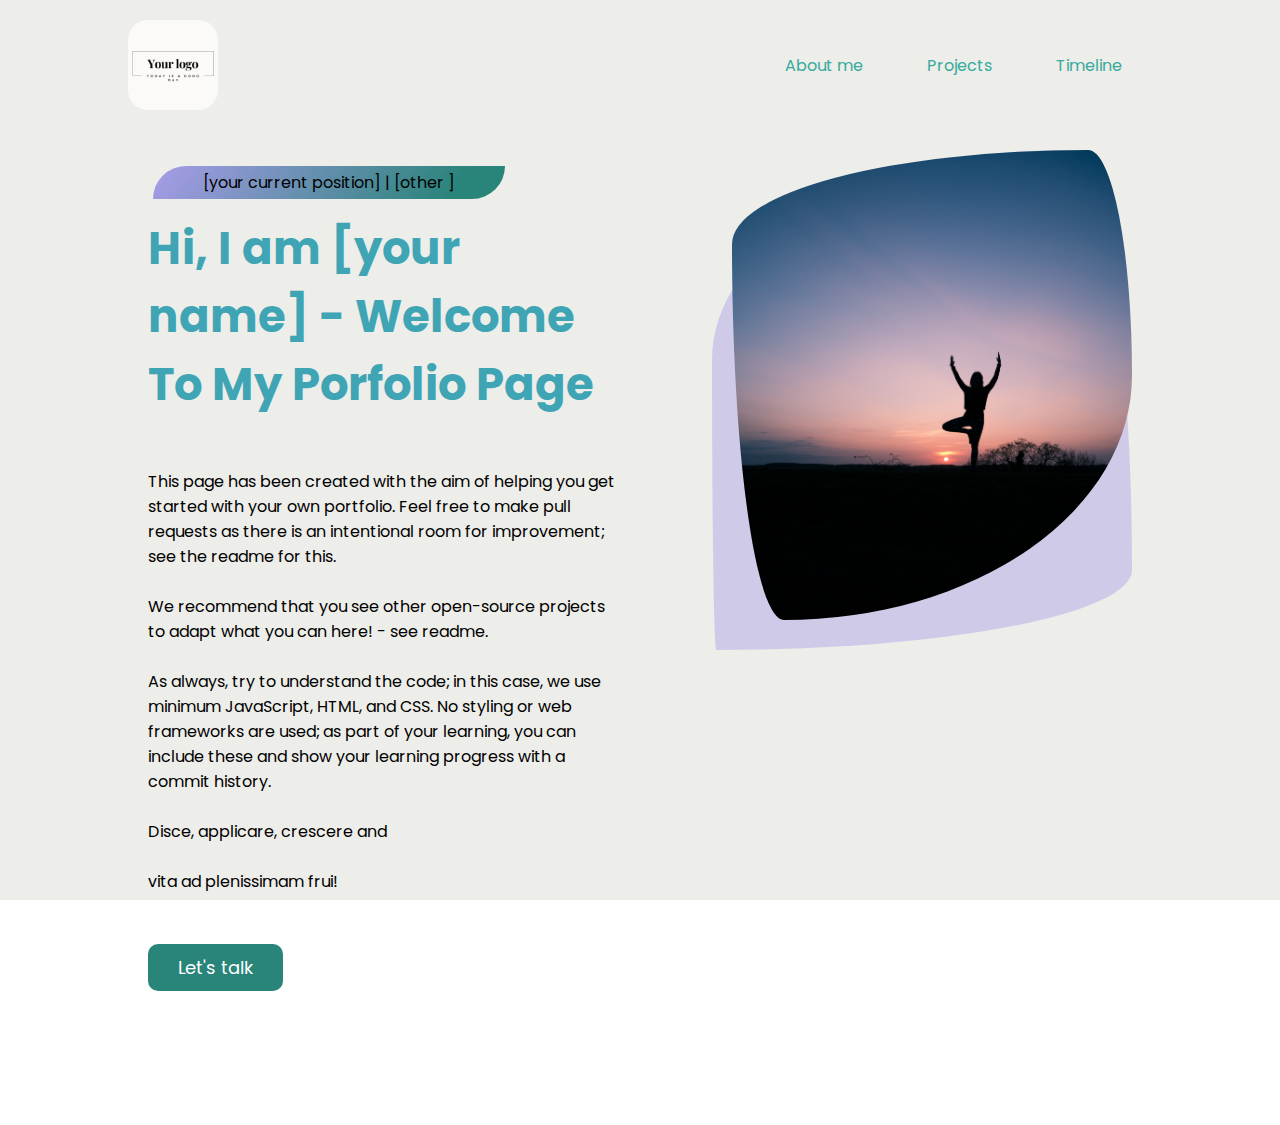
<file: index.html>
<!DOCTYPE html>
<html lang="en">
  <head>
    <meta charset="UTF-8" />
    <meta name="viewport" content="width=device-width, initial-scale=1.0" />
    <title>Patricia's porfolio</title>
    <!-- Icon library -->
    <link
      rel="stylesheet"
      href="https://cdnjs.cloudflare.com/ajax/libs/font-awesome/6.4.2/css/all.min.css"
      integrity="sha512-z3gLpd7yknf1YoNbCzqRKc4qyor8gaKU1qmn+CShxbuBusANI9QpRohGBreCFkKxLhei6S9CQXFEbbKuqLg0DA=="
      crossorigin="anonymous"
      referrerpolicy="no-referrer"
    />
    <!-- Styling for this page -->
    <link rel="stylesheet" href="indexStyle.css" />
  </head>
  <body>
    <div class="landing-page">
      <nav>
        <img src="images/Your logo.png" alt="A personalised logo image" />
        <ul>
            <!-- Change these according to what you will like to have -->
          <li><a href="#">About me</a></li>
          <li><a href="projects.html">Projects</a></li>
          <li><a href="timeline.html">Timeline</a></li>
        </ul>
      </nav>

      <div class="about-me">
        <div class="text-box">
          <span>[your current position] | [other ]</span>
          <h1>Hi, I am [your name] - Welcome To My Porfolio Page</h1>
          <p>
            This page has been created with the aim of helping you get started with your own portfolio. Feel free to make pull
            requests as there is an intentional room for improvement; see the readme for this.
            
            <br><br>
            We recommend that you see other open-source projects to adapt what you can here! - see readme.
            
            <br><br>
            As always, try to understand the code; in this case, we use minimum JavaScript, HTML, and CSS. No styling or web
            frameworks are used; as part of your learning, you can include these and show your learning progress with a commit
            history.

          </p>

          <br />
          <p>
            Disce, applicare, crescere and
            <br> <br>
            vita ad plenissimam frui!
          </p>
          <!-- Here you can add a link to a contact page details or provide a direct way of contact such as email -->
          <a href="#">Let's talk</a>
        </div>

        <div class="image-user-box">
          <img src="images/carl-newton-iX7WedkjpUY-unsplash.jpg" />
        </div>
      </div>

      <div class="socials">
        <!-- Add your personal website link here. Add or remove your prefered icons-->
        <a href="https://www.google.com/"><i class="fa-brands fa-linkedin-in fa-lg"></i></i></a>
        <a href="https://www.google.com/"> <i class="fa-brands fa-discord fa-lg"></i> </a>
        <a href="https://www.google.com/"> <i class="fa-brands fa-dev fa-lg"></i> </a>
        <a href="https://www.google.com/"> <i class="fa-brands fa-github"></i> </a>
      </div>
    </div>
  </body>
</html>
</file>
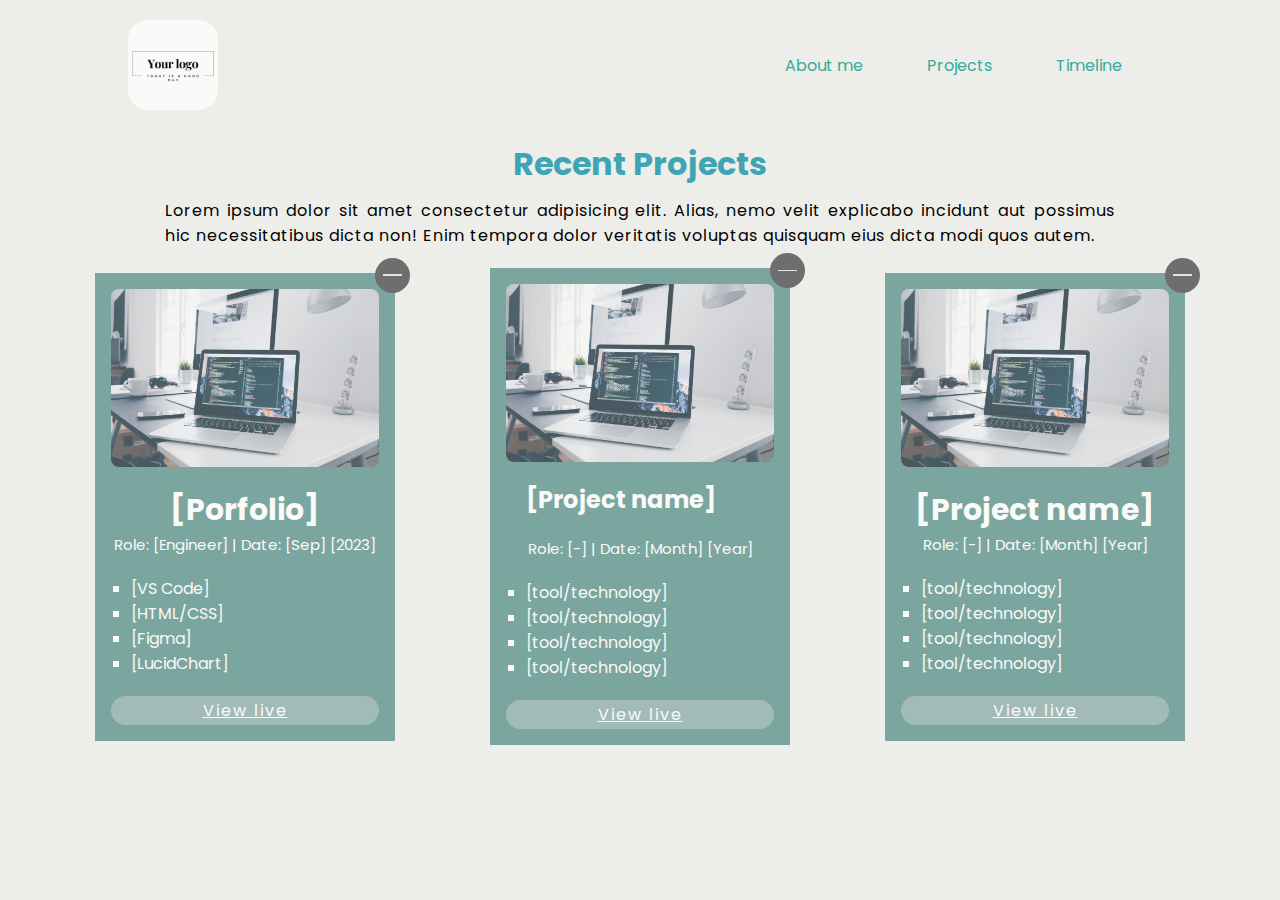
<file: projects.html>
<!DOCTYPE html>
<html lang="en">

<head>
    <meta charset="UTF-8">
    <meta name="viewport" content="width=device-width, initial-scale=1.0">
    <title>Document</title>
    <link rel="stylesheet" href="projects.css">
</head>

<body>

    <div class="nav-section">
        <nav>
            <img src="images/Your logo.png" alt="A personalised logo image" />
            <ul>
                <li><a href="index.html">About me</a></li>
                <li><a href="projects.html">Projects</a></li>
                <li><a href="timeline.html">Timeline</a></li>
            </ul>
        </nav>
    </div>


    <section class="projects-section">
        <h1 class="section-title">Recent Projects</h1>
        <p class="section-description">Lorem ipsum dolor sit amet consectetur adipisicing elit.
            Alias, nemo velit explicabo incidunt aut possimus hic necessitatibus dicta non!
            Enim tempora dolor veritatis voluptas quisquam eius dicta modi quos autem.
        </p>
        <div class="projects-wrapping">
            <!-- Project 1 - add or remove projects as you need  -->
            <div class="project">
                <img src="images/christopher-gower-m_HRfLhgABo-unsplash.jpg" alt="" class="project-img" />
                <h2 class="project-name"> [Porfolio]</h2>
                <span>Role: [Engineer] | Date: [Sep] [2023]</span>
                <ul class="project-tech">
                    <li>[VS Code]</li>
                    <li>[HTML/CSS]</li>
                    <li>[Figma]</li>
                    <li>[LucidChart]</li>

                </ul>
                <a href="#" class="projects-btn">View live</a>
                <div class="description-btn" title="Description">
                    <div class="description-btn-line"></div>
                </div>
                <div class="description">
                    <h4 class="description-heading">[Project title] <summary></summary>
                    </h4>
                    <p class="description-paragraph">
                        Lorem ipsum dolor sit amet, consectetur adipisicing elit.
                        Tempore nam odio sit incidunt. Aut exercitationem odio quam
                        ducimus illum suscipit dolores dolor autem quae neque quas
                        eligendi, veniam, optio accusantium.
                    </p>
                </div>
            </div>

            <!-- Project 2 -->
            <div class="project">
                <img src="images/christopher-gower-m_HRfLhgABo-unsplash.jpg" alt="" class="project-img" />
                <h2 class="project-tech"> [Project name]</h2>
                <span>Role: [-] | Date: [Month] [Year]</span>
                <ul class="project-tech">
                    <li>[tool/technology]</li>
                    <li>[tool/technology]</li>
                    <li>[tool/technology]</li>
                    <li>[tool/technology]</li>
                </ul>
                <a href="#" class="projects-btn">View live</a>
                <div class="description-btn" title="Description">
                    <div class="description-btn-line"></div>
                </div>
                <div class="description">
                    <h4 class="description-heading">[Project title] <summary></summary>
                    </h4>
                    <p class="description-paragraph">
                        Lorem ipsum dolor sit amet, consectetur adipisicing elit.
                        Tempore nam odio sit incidunt. Aut exercitationem odio quam
                        ducimus illum suscipit dolores dolor autem quae neque quas
                        eligendi, veniam, optio accusantium.
                    </p>
                </div>
            </div>

            <!-- Project 3 -->

            <div class="project">
                <img src="images/christopher-gower-m_HRfLhgABo-unsplash.jpg" alt="" class="project-img" />
                <h2 class="project-name"> [Project name]</h2>
                <span>Role: [-] | Date: [Month] [Year]</span>


                <ul class="project-tech">
                    <li>[tool/technology]</li>
                    <li>[tool/technology]</li>
                    <li>[tool/technology]</li>
                    <li>[tool/technology]</li>
                </ul>
                <a href="#" class="projects-btn">View live</a>
                <div class="description-btn" title="Description">
                    <div class="description-btn-line"></div>
                </div>
                <div class="description">
                    <h4 class="description-heading">[Project title] <summary></summary>
                    </h4>
                    <p class="description-paragraph">
                        Lorem ipsum dolor sit amet, consectetur adipisicing elit.
                        Tempore nam odio sit incidunt. Aut exercitationem odio quam
                        ducimus illum suscipit dolores dolor autem quae neque quas
                        eligendi, veniam, optio accusantium.
                    </p>
                </div>
            </div>
        </div>
    </section>
    <script src="app.js"></script>

</body>

</html>
</file>
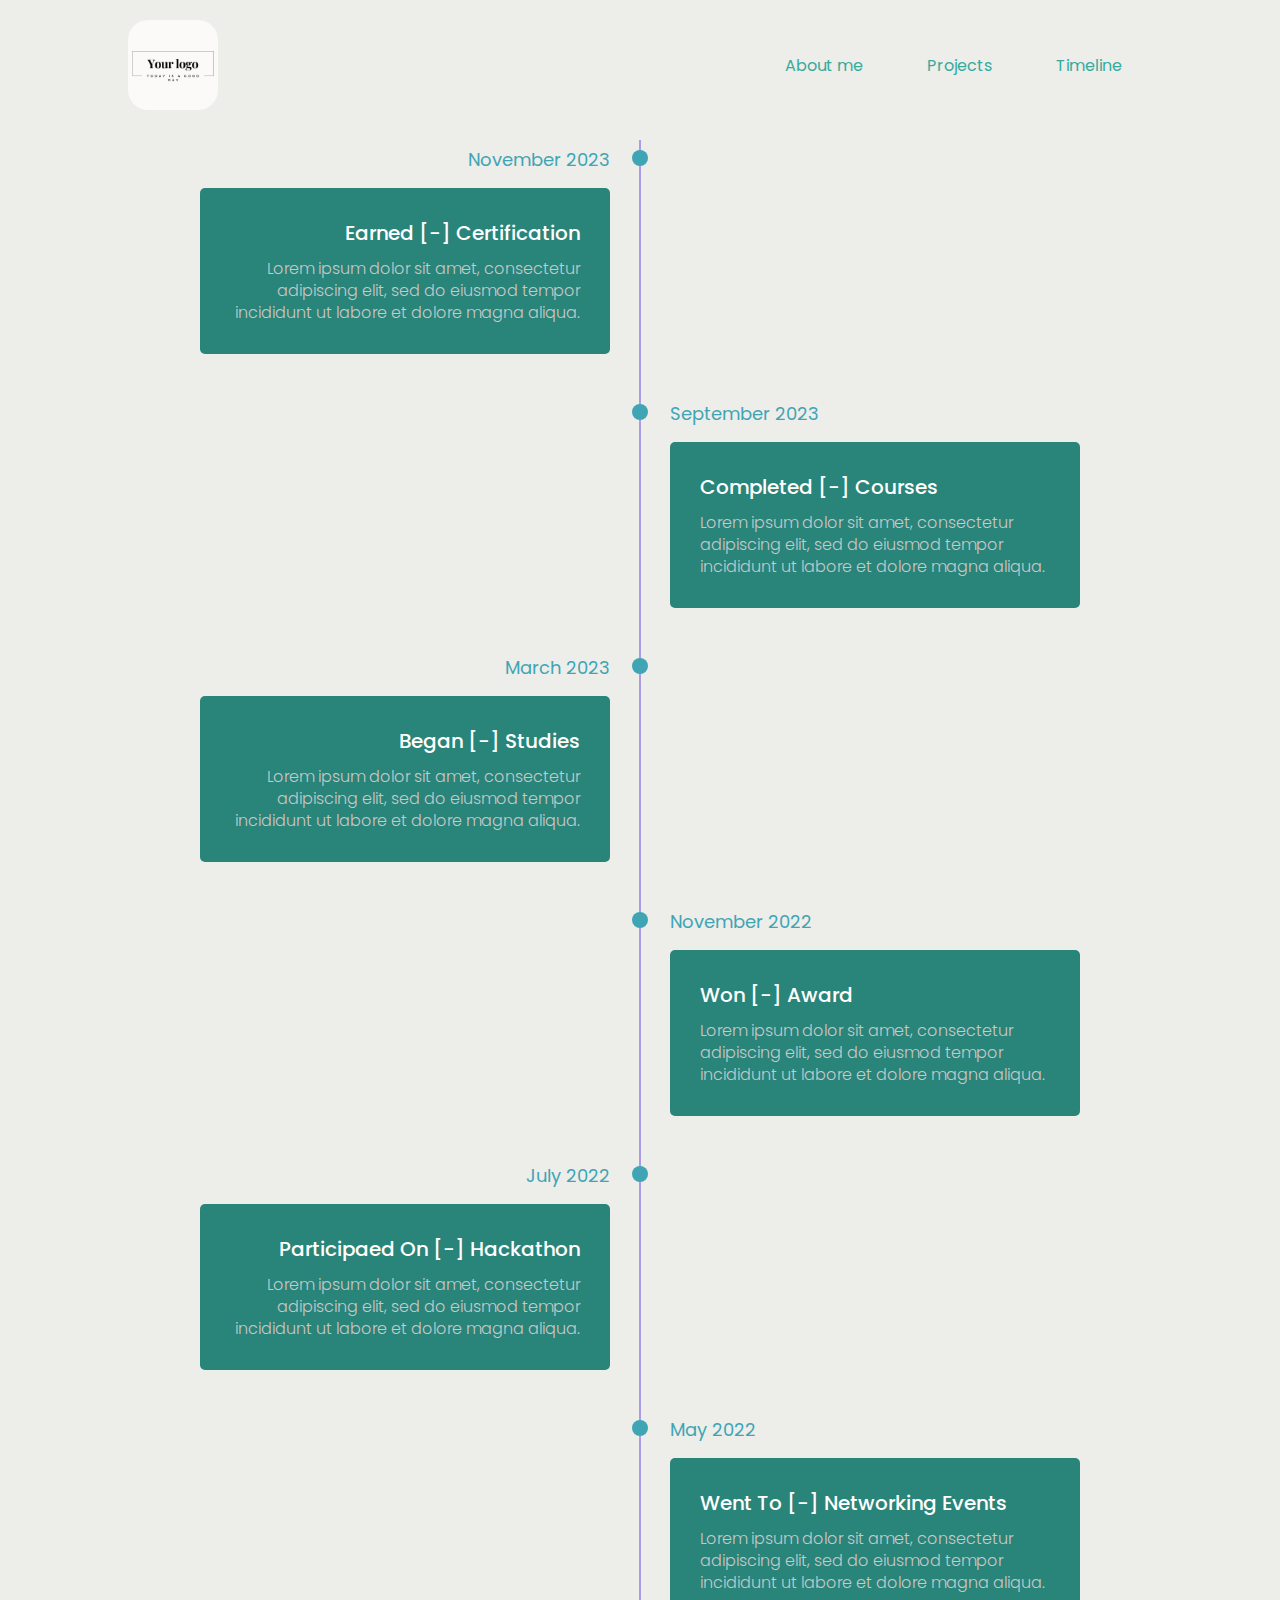
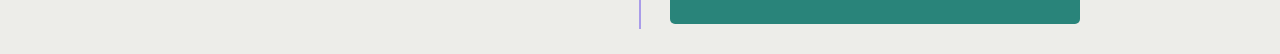
<file: timeline.html>
<!DOCTYPE html>
<html lang="en">

<head>
	<title> Vertical Timeline </title>
	<meta charset="utf-8">
	<meta name="viewport" content="width=device-width, initial-scale=1">
	<link rel="stylesheet" type="text/css" href="timeline.css">
</head>

<body>
	<div class="nav-section">
		<nav>
			<img src="images/Your logo.png" alt="A personalised logo image" />
			<ul>
				<li><a href="index.html">About me</a></li>
				<li><a href="projects.html">Projects</a></li>
				<li><a href="timeline.html">Timeline</a></li>
			</ul>
		</nav>
	</div>

	<section class="timeline-section">
		<div class="timeline-items">
			<!-- Add or remove each timeline item to suit your path -->
			<div class="timeline-item">
				<div class="timeline-dot"></div>
				<div class="timeline-date">November 2023</div>
				<div class="timeline-content">
					<h3>Earned [-] certification</h3>
					<p>Lorem ipsum dolor sit amet, consectetur adipiscing elit, sed do eiusmod tempor incididunt ut
						labore et dolore magna aliqua. </p>
				</div>
			</div>
			<div class="timeline-item">
				<div class="timeline-dot"></div>
				<div class="timeline-date">September 2023</div>
				<div class="timeline-content">
					<h3>Completed [-] courses </h3>
					<p>Lorem ipsum dolor sit amet, consectetur adipiscing elit, sed do eiusmod tempor incididunt ut
						labore et dolore magna aliqua. </p>
				</div>
			</div>
			<div class="timeline-item">
				<div class="timeline-dot"></div>
				<div class="timeline-date">March 2023</div>
				<div class="timeline-content">
					<h3>Began [-] Studies</h3>
					<p>Lorem ipsum dolor sit amet, consectetur adipiscing elit, sed do eiusmod tempor incididunt ut
						labore et dolore magna aliqua. </p>
				</div>
			</div>
			<div class="timeline-item">
				<div class="timeline-dot"></div>
				<div class="timeline-date">November 2022</div>
				<div class="timeline-content">
					<h3>Won [-] Award</h3>
					<p>Lorem ipsum dolor sit amet, consectetur adipiscing elit, sed do eiusmod tempor incididunt ut
						labore et dolore magna aliqua. </p>
				</div>
			</div>
			<div class="timeline-item">
				<div class="timeline-dot"></div>
				<div class="timeline-date">July 2022</div>
				<div class="timeline-content">
					<h3>Participaed on [-] hackathon</h3>
					<p>Lorem ipsum dolor sit amet, consectetur adipiscing elit, sed do eiusmod tempor incididunt ut
						labore et dolore magna aliqua. </p>
				</div>
			</div>
			<div class="timeline-item">
				<div class="timeline-dot"></div>
				<div class="timeline-date">May 2022</div>
				<div class="timeline-content">
					<h3>Went to [-] networking events</h3>
					<p>Lorem ipsum dolor sit amet, consectetur adipiscing elit, sed do eiusmod tempor incididunt ut
						labore et dolore magna aliqua. </p>
				</div>
			</div>
		</div>
	</section>

</body>

</html>
</file>
<file: indexStyle.css>
@import url('https://fonts.googleapis.com/css2?family=Poppins:wght@300;400;500;600;700&display=swap');

*{
    margin: 0;
    padding: 0;
    box-sizing: border-box;
    font-family: 'Poppins', sans-serif;
}

.landing-page {
    width: 100%;
    height: 100vh ;
    padding: 0 10%;
    background-color: rgb(237, 237, 233);
    display: flex;
    flex-direction: column;
}

.landing-page nav img{
    width: 90px;
    height: 90px;
    border-radius: 20px;
}

nav{
   width: 100%;
    display: flex;
    align-items: center;
    justify-content: space-between;
    padding: 20px 0px;
}

nav ul li{
    display: inline-block;
    list-style: none;
    margin: 10px 30px;
    position: relative;
    z-index: 100;
}

nav ul li a{
    text-decoration: none;
    color: #35ab9d;
    padding-top: 50px;
}

nav ul li:hover{
    border-radius: 50px;
    padding: 10px 10px;
    background-color:#dad7b2;
    opacity: 0.8;
    font-weight: bold;

}

.about-me{
    display: flex;
    /* Use this to help you visualise spaces  */
    /* border: 2px solid rgb(255, 0, 212); */
    justify-content: space-evenly;

}

.text-box{
    /* flex: 1; */
    margin-top: 20px;
    margin-right: 50px;
    padding: 20px;
    /* Use this to help you visualise spaces - to be removed  */
    /* border: 2px solid rgb(85, 85, 13); */

}

.text-box span{
    padding: 5px 50px;
    margin: 5px;
    border-radius:100px 0px 100px 0px;
    background:-webkit-linear-gradient(321deg, #a99ce9 0%, #29847a 85%);

}
.text-box h1{
    font-size: 45px;
    margin-bottom: 50px;
    margin-top: 20px;
    color: #3fa5b5;
    z-index: 100;
}

.text-box a{
    display: inline-block;
    text-decoration: none;
    color: #fff;
    background: #29847a;
    padding: 10px 30px;
    font-size: 18px;
    margin-top: 50px;
    border-radius: 10px;
}


.image-user-box {
    max-width: 450px;
    max-height: 500px;
    background-color: #a99ce96b;
    margin-left: 20px;
    border-radius:84% 16% 99% 1% / 42% 84% 16% 58% ;
    margin: 20px;
}

.image-user-box img{
    max-width: 400px;
    right: 52%;
    margin-left: 20px;
   border-radius:89% 11% 87% 13% / 20% 48% 52% 80% ;
}


.socials{
    margin-top: 50px;
    margin-left: 450px;
    max-width: 600px;
    /* Use this to help you visualise spaces  */
    /* border: 2px solid rgb(208, 255, 0); */
    display: flex;
    align-items: center;
    justify-content: space-evenly;


}

.fa-brands {
    padding: 20px;
    font-size: 30px;
    width: 300px;
    text-align: center;
    text-decoration: none;
    border-radius: 50%;
    color: #ab8acc;
  }

  .fa-brands:hover {
    opacity: 0.7;
    color: #000;
}
</file>
<file: projects.css>
@import url('https://fonts.googleapis.com/css2?family=Poppins:wght@300;400;500;600;700&display=swap');

*{
	margin:0;
	padding:0;
	box-sizing: border-box;
  font-family: 'Poppins', sans-serif;

}

body{
	background-color: rgb(237, 237, 233);
}

nav{
    width: 100%;
    display: flex;
    align-items: center;
    justify-content: space-between;
	  margin-top: 20px;
    padding:  0 10%;

}

nav img{
    width: 90px;
    height: 90px;
    border-radius: 20px;
}

nav ul li{
    display: inline-block;
    list-style: none;
    margin: 10px 30px;
    position: relative;
    z-index: 100;
}

nav ul li a{
    text-decoration: none;
    color: #35ab9d;
    padding-top: 50px;
}

nav ul li:hover{
    border-radius: 50px;
    padding: 10px 10px;
    background-color:#dad7b2;
    opacity: 0.8;
    font-weight: bold;

}

.section-title {
    /* background-color: #35ab9d; */
    font-weight: bold;
    align-self: center;
    color: #3fa5b5;
    padding-bottom: 10px ;
    /* margin-bottom: 30px; */
    margin-top: 30px;
}

.section-description{
  align-self: center;
  width: 950px;
  text-align: justify;
  letter-spacing: 1px;

}

.projects-section {
    width: 100%;
    /* height: 90vh; */
    display: flex;
    flex-direction: column;
    justify-content: space-between;
      /* Use this to help you visualise spaces  */
    /* border: 2px solid rgb(255, 0, 212); */

  }

  .projects-wrapping {
    display: flex;
    justify-content: space-evenly;
    align-items: center;
    height: 100%;
    margin-top: 20px;
    /* border: 2px solid rgb(0, 221, 255); */

  }

  .project {
    width: 300px;
    background-color: #4a8780;
    padding: 16px 16px;
    position: relative;
    opacity: 0.7;
    transition: opacity 0.5s;
    display:grid;
  }

  .project:hover {
    opacity: 1;
  }

  /* Use this if you will like to display projects in a different way */
  /* .project:first-child {
    align-self: flex-start;
  }

  .project:last-child {
    align-self: flex-end;
  } */

  .project-img {
    width: 100%;
    border-radius: 8px;
  }

  .project-name {
    font-size: 30px;
    font-weight: bold;
    color: #fff;
    margin-top: 20px;
    text-align: center;
}

  .project span {
    font-size: 15px;
    color: #fff;
    text-align: center;
  }

  .project-tech {
    /* display: flex;    */
    justify-content: space-evenly;
    margin: 20px 20px;
    list-style-type:square;
    color: #fff;
  }

  .project-tech i {
    font-size: 12px;
    padding-right: 10%;
    color: #fff;
  }

  .projects-btn {
    background-color: rgba(206, 204, 214, 0.42);
    color: #fff;
    padding: 2px 20px;
    border-radius: 30px;
    letter-spacing: 2px;
    text-align: center;
  }

  .description-btn {
    width: 35px;
    height: 35px;
    background-color: #393539;
    position: absolute;
    top: -15px;
    right: -15px;
    border-radius: 50px;
    display: flex;
    align-items: center;
    padding: 8px;
    cursor: pointer;
    z-index: 50;
    transition: transform 0.5s;
  }

  /* rotates the button */
  .change.description-btn {
    transform: rotate(405deg);
  }

  .description-btn-line {
    width: 100%;
    height: 1.5px;
    background-color: #ddd;
  }
  .description {
    width: 100%;
    height: 100%;
    background-color: #cbc4ef;
    position: absolute;
    top: 0;
    left: 0;
    display: flex;
    flex-direction: column;
    justify-content: center;
    align-items: center;
    padding: 16px;
    transform: scale(0); /*this hides the description*/
    transform-origin: top-right;
    border-radius: 500px 0 80px 500px;
    transition: all 0.5s;
  }

  .change.description {
    transform: scale(1);
    border-radius: 0;
  }

  .description-heading {
    font-size: 30px;
    font-weight: bold;
    color: #3fa5b5;
    margin-bottom: 32px;
  }

  .description-paragraph {
    font-size: 16px;
    color: #2d7782;
    padding: 16px 16px;
    text-align: justify;
    /* letter-spacing: 1.5px; */
    text-indent: 32px;
  }
</file>
<file: timeline.css>
@import url('https://fonts.googleapis.com/css2?family=Poppins:wght@300;400;500;600;700&display=swap');

*{
	margin:0;
	padding:0;
	box-sizing: border-box;
    font-family: 'Poppins', sans-serif;

}
body{
	background-color: rgb(237, 237, 233);
}

.timeline-page{
	width: 100%;
	height: 100vh;
    padding: 0 10%;
}

nav{
    width: 100%;
    display: flex;
    align-items: center;
    justify-content: space-between;
	margin-top: 20px;
    padding:  0 10%;

}

nav img{
    width: 90px;
    height: 90px;
    border-radius: 20px;
}

nav ul li{
    display: inline-block;
    list-style: none;
    margin: 10px 30px;
    position: relative;
    z-index: 100;
}

nav ul li a{
    text-decoration: none;
    color: #35ab9d;
    padding-top: 50px;
}

nav ul li:hover{
    border-radius: 50px;
    padding: 10px 10px;
    background-color:#dad7b2;
    opacity: 0.8;
    font-weight: bold;

}

.timeline-section{
	background-color: rgb(237, 237, 233);
	min-height: 100vh;
	padding: 20px 0px;
}
.timeline-items{
	max-width: 100vh;
	padding: 10px 10px;
	margin:auto;
	display: flex;
	flex-wrap: wrap;
	position: relative;
}
.timeline-items::before{
	content: '';
	position: absolute;
	width: 2px;
	height: 99%;
	background-color: #a99ce9;
	left: calc(50% - 1px);
}
.timeline-item{
	margin-bottom: 40px;
	width: 100%;
	position: relative;
}
.timeline-item:last-child{
	margin-bottom: 0;
}

/* Alternates each timeline item  */
.timeline-item:nth-child(odd){
    padding-right: calc(50% + 30px);
	text-align: right;
}
.timeline-item:nth-child(even){
    padding-left: calc(50% + 30px);
}
.timeline-dot{
	height: 16px;
	width: 16px;
	background-color: #3fa5b5;
	position: absolute;
	left: calc(50% - 8px);
	border-radius: 50%;
	top:10px;
}
.timeline-date{
	font-size: 18px;
	color: #3fa5b5;
	margin:6px 0 15px;
}
.timeline-content{
    background-color: #29847a;
	padding: 30px;
	border-radius: 5px;
}
.timeline-content h3{
    font-size: 20px;
	color: #ffffff;
	margin:0 0 10px;
	text-transform: capitalize;
	font-weight: 500;
}
.timeline-content p{
    color: #c8c8c8;
	font-size: 16px;
	font-weight: 300;
	line-height: 22px;
}
</file>
